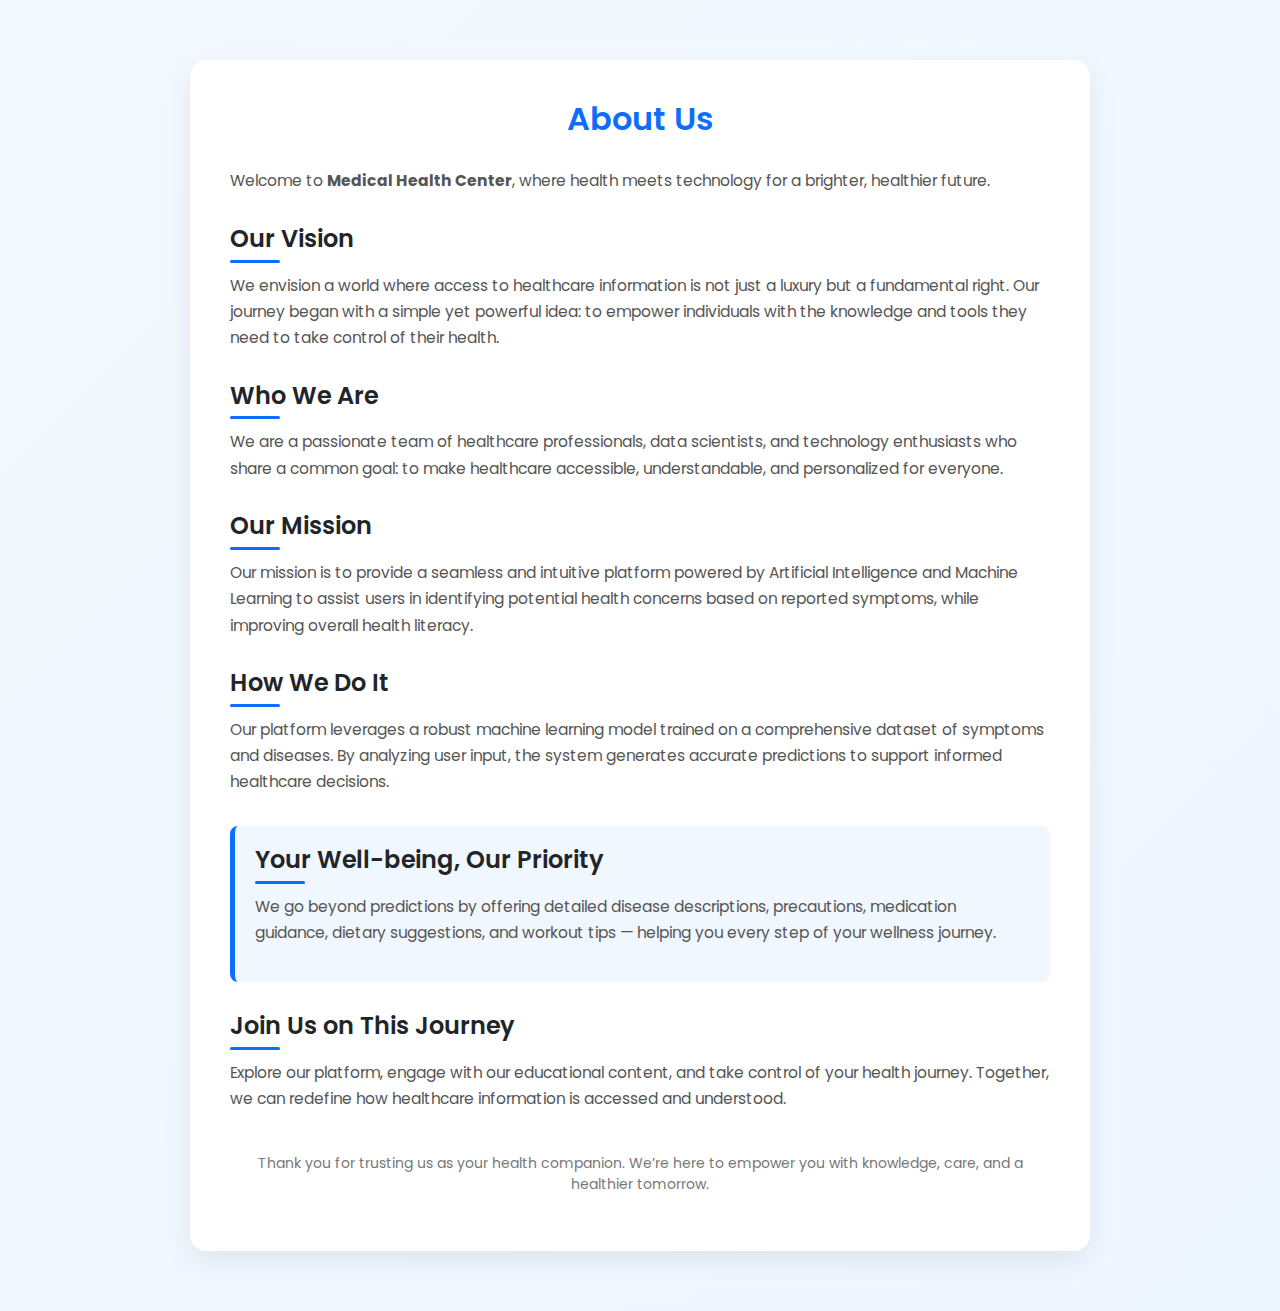
<file: templates/about.html>
<!doctype html>
<html lang="en">
<head>
  <meta charset="utf-8">
  <meta name="viewport" content="width=device-width, initial-scale=1">
  <title>About Us | Medical Health Center</title>

  <!-- Bootstrap -->
  <link href="https://cdn.jsdelivr.net/npm/bootstrap@5.3.1/dist/css/bootstrap.min.css" rel="stylesheet">

  <!-- Google Font -->
  <link href="https://fonts.googleapis.com/css2?family=Poppins:wght@300;400;500;600&display=swap" rel="stylesheet">

  <style>
    body {
      font-family: 'Poppins', sans-serif;
      background: linear-gradient(135deg, #f4f9ff, #eef6ff);
      color: #333;
    }

    .about-container {
      max-width: 900px;
      background: #ffffff;
      padding: 40px;
      margin: 60px auto;
      border-radius: 16px;
      box-shadow: 0 10px 30px rgba(0, 0, 0, 0.08);
    }

    .about-title {
      text-align: center;
      font-weight: 600;
      color: #0d6efd;
      margin-bottom: 30px;
    }

    .section {
      margin-bottom: 30px;
    }

    .section h4 {
      font-weight: 600;
      color: #212529;
      margin-bottom: 10px;
      position: relative;
    }

    .section h4::after {
      content: "";
      display: block;
      width: 50px;
      height: 3px;
      background-color: #0d6efd;
      margin-top: 6px;
      border-radius: 10px;
    }

    .section p {
      font-size: 15.5px;
      line-height: 1.7;
      color: #555;
      margin-top: 10px;
    }

    .highlight-box {
      background: #f1f7ff;
      padding: 20px;
      border-left: 5px solid #0d6efd;
      border-radius: 8px;
    }

    .footer-note {
      text-align: center;
      margin-top: 40px;
      font-size: 14px;
      color: #777;
    }
  </style>
</head>

<body>

  <div class="about-container">

    <h2 class="about-title">About Us</h2>

    <div class="section">
      <p>
        Welcome to <strong>Medical Health Center</strong>, where health meets technology for a brighter,
        healthier future.
      </p>
    </div>

    <div class="section">
      <h4>Our Vision</h4>
      <p>
        We envision a world where access to healthcare information is not just a luxury but a fundamental right.
        Our journey began with a simple yet powerful idea: to empower individuals with the knowledge and tools
        they need to take control of their health.
      </p>
    </div>

    <div class="section">
      <h4>Who We Are</h4>
      <p>
        We are a passionate team of healthcare professionals, data scientists, and technology enthusiasts who
        share a common goal: to make healthcare accessible, understandable, and personalized for everyone.
      </p>
    </div>

    <div class="section">
      <h4>Our Mission</h4>
      <p>
        Our mission is to provide a seamless and intuitive platform powered by Artificial Intelligence and
        Machine Learning to assist users in identifying potential health concerns based on reported symptoms,
        while improving overall health literacy.
      </p>
    </div>

    <div class="section">
      <h4>How We Do It</h4>
      <p>
        Our platform leverages a robust machine learning model trained on a comprehensive dataset of symptoms
        and diseases. By analyzing user input, the system generates accurate predictions to support informed
        healthcare decisions.
      </p>
    </div>

    <div class="section highlight-box">
      <h4>Your Well-being, Our Priority</h4>
      <p>
        We go beyond predictions by offering detailed disease descriptions, precautions, medication guidance,
        dietary suggestions, and workout tips — helping you every step of your wellness journey.
      </p>
    </div>

    <div class="section">
      <h4>Join Us on This Journey</h4>
      <p>
        Explore our platform, engage with our educational content, and take control of your health journey.
        Together, we can redefine how healthcare information is accessed and understood.
      </p>
    </div>

    <p class="footer-note">
      Thank you for trusting us as your health companion. We’re here to empower you with knowledge, care,
      and a healthier tomorrow.
    </p>

  </div>

</body>
</html>
</file>
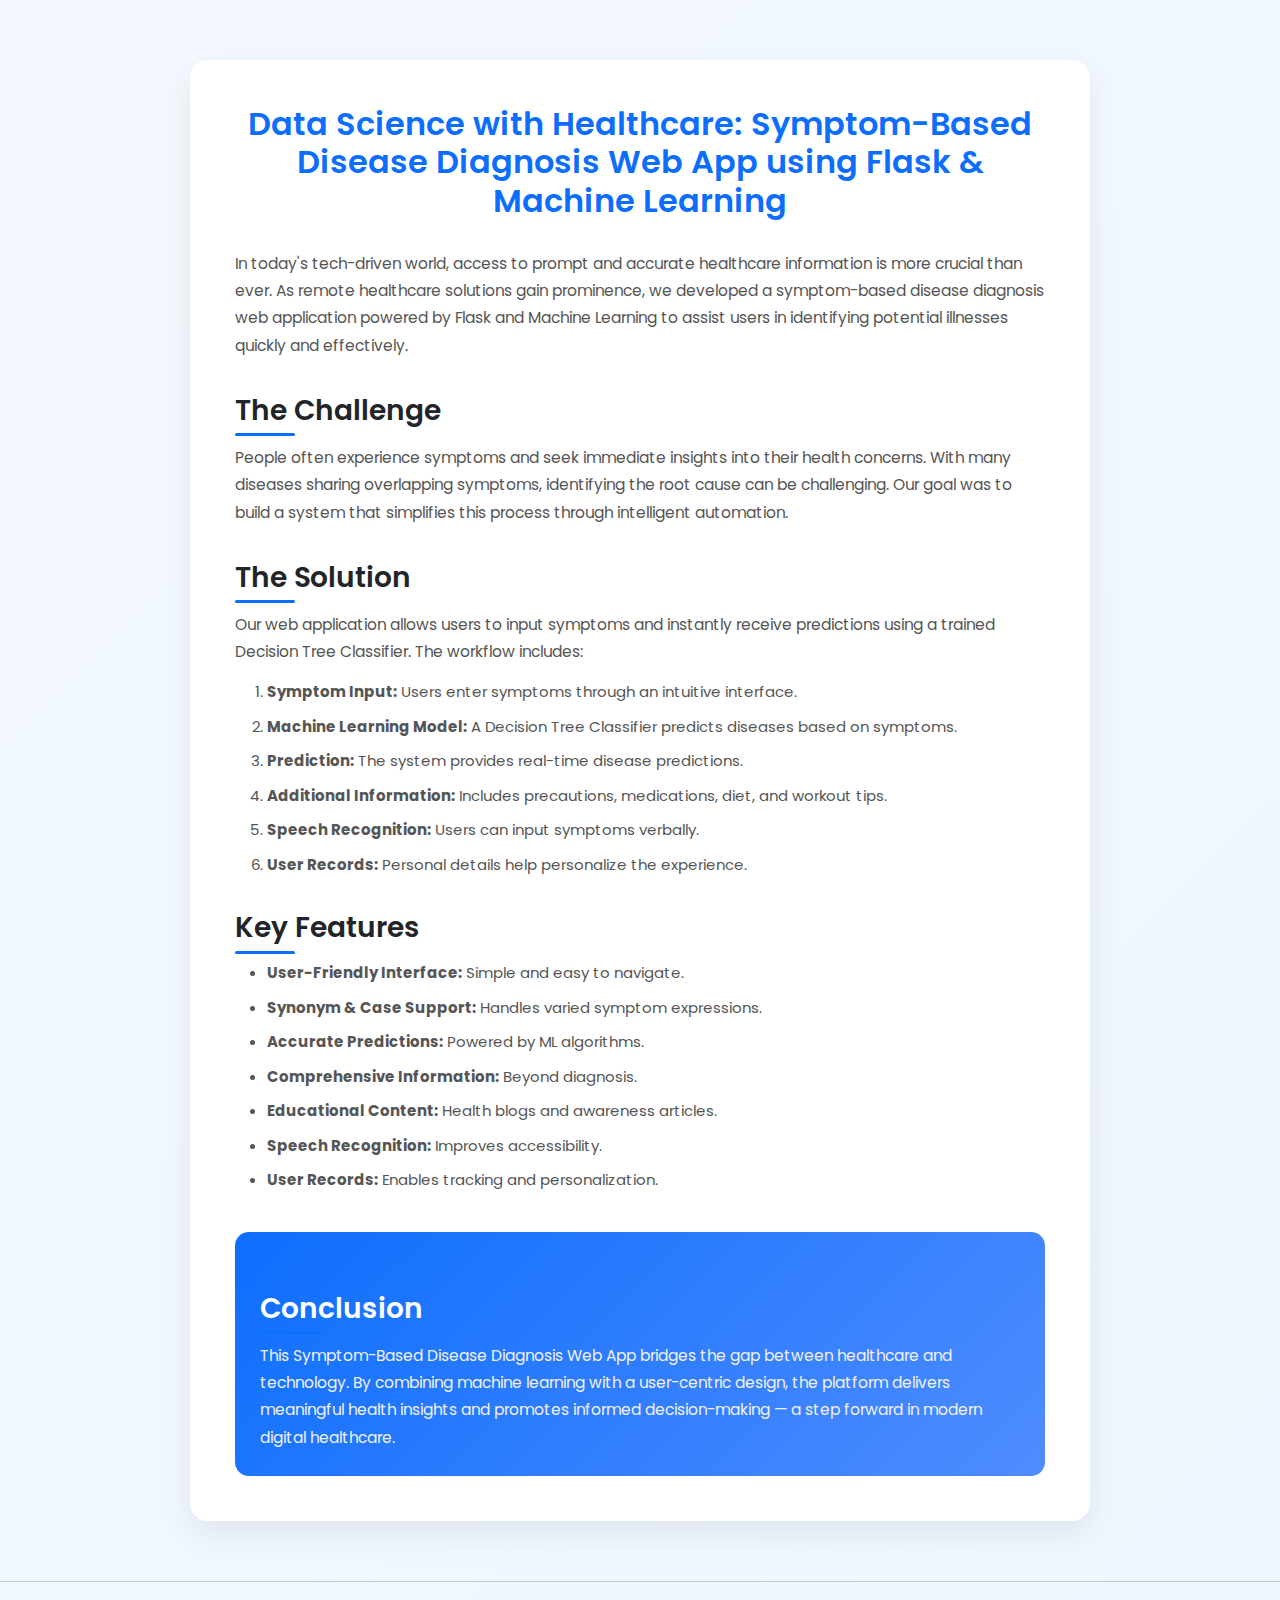
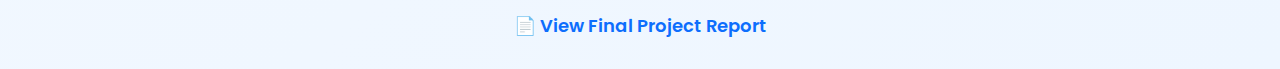
<file: templates/blog.html>
<!doctype html>
<html lang="en">
<head>
  <meta charset="utf-8">
  <meta name="viewport" content="width=device-width, initial-scale=1">
  <title>Healthcare AI Blog</title>

  <!-- Bootstrap -->
  <link href="https://cdn.jsdelivr.net/npm/bootstrap@5.3.1/dist/css/bootstrap.min.css" rel="stylesheet">

  <!-- Google Font -->
  <link href="https://fonts.googleapis.com/css2?family=Poppins:wght@300;400;500;600&display=swap" rel="stylesheet">

  <style>
    body {
      font-family: 'Poppins', sans-serif;
      background: linear-gradient(135deg, #f4f9ff, #eef6ff);
      color: #333;
    }

    .blog-container {
      max-width: 900px;
      background: #ffffff;
      padding: 45px;
      margin: 60px auto;
      border-radius: 18px;
      box-shadow: 0 12px 35px rgba(0, 0, 0, 0.08);
      animation: fadeUp 1s ease;
    }

    @keyframes fadeUp {
      from {
        opacity: 0;
        transform: translateY(30px);
      }
      to {
        opacity: 1;
        transform: translateY(0);
      }
    }

    .blog-title {
      text-align: center;
      font-weight: 600;
      color: #0d6efd;
      margin-bottom: 30px;
    }

    .blog-container p {
      font-size: 15.5px;
      line-height: 1.75;
      color: #555;
    }

    h3 {
      margin-top: 35px;
      font-weight: 600;
      color: #212529;
      position: relative;
      animation: slideIn 0.8s ease;
    }

    @keyframes slideIn {
      from {
        opacity: 0;
        transform: translateX(-20px);
      }
      to {
        opacity: 1;
        transform: translateX(0);
      }
    }

    h3::after {
      content: "";
      display: block;
      width: 60px;
      height: 3px;
      background-color: #0d6efd;
      margin-top: 6px;
      border-radius: 10px;
    }

    ol li, ul li {
      margin-bottom: 12px;
      font-size: 15px;
      color: #555;
    }

    .highlight-box {
      background: #f1f7ff;
      border-left: 5px solid #0d6efd;
      padding: 20px;
      border-radius: 10px;
      margin-top: 30px;
      animation: fadeUp 1.2s ease;
    }

    .conclusion {
      background: linear-gradient(135deg, #0d6efd, #4f8cff);
      color: #ffffff;
      padding: 25px;
      border-radius: 14px;
      margin-top: 40px;
      animation: fadeUp 1.4s ease;
    }

    .conclusion p {
      color: #f1f1f1;
      margin: 0;
    }

    @media (max-width: 768px) {
      .blog-container {
        padding: 25px;
      }
    }
  </style>
</head>

<body>

  <div class="blog-container">

    <h2 class="blog-title">
      Data Science with Healthcare:  
      Symptom-Based Disease Diagnosis Web App using Flask & Machine Learning
    </h2>

    <p>
      In today's tech-driven world, access to prompt and accurate healthcare information is more crucial than ever.
      As remote healthcare solutions gain prominence, we developed a symptom-based disease diagnosis web application
      powered by Flask and Machine Learning to assist users in identifying potential illnesses quickly and effectively.
    </p>

    <h3>The Challenge</h3>
    <p>
      People often experience symptoms and seek immediate insights into their health concerns. With many diseases
      sharing overlapping symptoms, identifying the root cause can be challenging. Our goal was to build a system
      that simplifies this process through intelligent automation.
    </p>

    <h3>The Solution</h3>
    <p>
      Our web application allows users to input symptoms and instantly receive predictions using a trained
      Decision Tree Classifier. The workflow includes:
    </p>

    <ol>
      <li><strong>Symptom Input:</strong> Users enter symptoms through an intuitive interface.</li>
      <li><strong>Machine Learning Model:</strong> A Decision Tree Classifier predicts diseases based on symptoms.</li>
      <li><strong>Prediction:</strong> The system provides real-time disease predictions.</li>
      <li><strong>Additional Information:</strong> Includes precautions, medications, diet, and workout tips.</li>
      <li><strong>Speech Recognition:</strong> Users can input symptoms verbally.</li>
      <li><strong>User Records:</strong> Personal details help personalize the experience.</li>
    </ol>

    <h3>Key Features</h3>
    <ul>
      <li><strong>User-Friendly Interface:</strong> Simple and easy to navigate.</li>
      <li><strong>Synonym & Case Support:</strong> Handles varied symptom expressions.</li>
      <li><strong>Accurate Predictions:</strong> Powered by ML algorithms.</li>
      <li><strong>Comprehensive Information:</strong> Beyond diagnosis.</li>
      <li><strong>Educational Content:</strong> Health blogs and awareness articles.</li>
      <li><strong>Speech Recognition:</strong> Improves accessibility.</li>
      <li><strong>User Records:</strong> Enables tracking and personalization.</li>
    </ul>

    <div class="conclusion">
      <h3 style="color: #fff;">Conclusion</h3>
      <p>
        This Symptom-Based Disease Diagnosis Web App bridges the gap between healthcare and technology.
        By combining machine learning with a user-centric design, the platform delivers meaningful health
        insights and promotes informed decision-making — a step forward in modern digital healthcare.
      </p>
    </div>

  </div>

</body>
<hr>

<div style="text-align: center; margin: 30px 0;">
    <a 
        href="https://drive.google.com/file/d/1lZUrCSz_EIAPxMM576vsTdoLVnWTCl6T/view?usp=sharing"
        target="_blank"
        style="
            font-size: 18px;
            font-weight: 600;
            color: #0d6efd;
            text-decoration: none;
        "
    >
        📄 View Final Project Report
    </a>
</div>
</html>
</file>
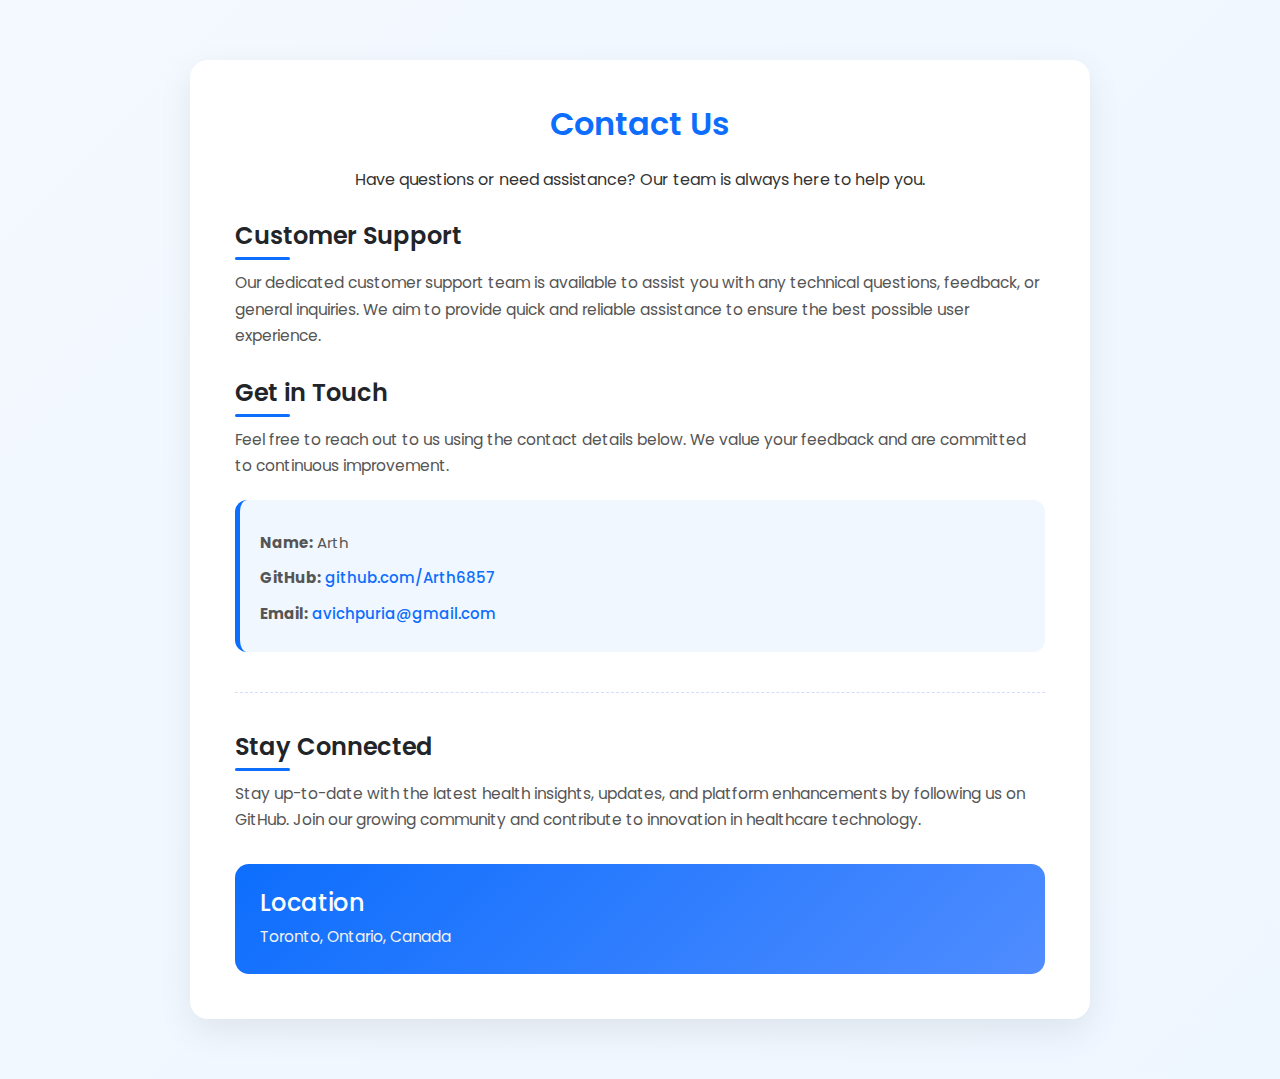
<file: templates/contact.html>
<!doctype html>
<html lang="en">
<head>
  <meta charset="utf-8">
  <meta name="viewport" content="width=device-width, initial-scale=1">
  <title>Contact Us | Medical Health Center</title>

  <!-- Bootstrap -->
  <link href="https://cdn.jsdelivr.net/npm/bootstrap@5.3.1/dist/css/bootstrap.min.css" rel="stylesheet">

  <!-- Google Font -->
  <link href="https://fonts.googleapis.com/css2?family=Poppins:wght@300;400;500;600&display=swap" rel="stylesheet">

  <style>
    body {
      font-family: 'Poppins', sans-serif;
      background: linear-gradient(135deg, #f4f9ff, #eef6ff);
      color: #333;
    }

    .contact-container {
      max-width: 900px;
      background: #ffffff;
      padding: 45px;
      margin: 60px auto;
      border-radius: 18px;
      box-shadow: 0 12px 35px rgba(0, 0, 0, 0.08);
      animation: fadeUp 1s ease;
    }

    @keyframes fadeUp {
      from {
        opacity: 0;
        transform: translateY(30px);
      }
      to {
        opacity: 1;
        transform: translateY(0);
      }
    }

    .contact-title {
      text-align: center;
      font-weight: 600;
      color: #0d6efd;
      margin-bottom: 25px;
    }

    .section {
      margin-top: 30px;
      animation: slideIn 0.9s ease;
    }

    @keyframes slideIn {
      from {
        opacity: 0;
        transform: translateX(-20px);
      }
      to {
        opacity: 1;
        transform: translateX(0);
      }
    }

    .section h4 {
      font-weight: 600;
      color: #212529;
      margin-bottom: 10px;
      position: relative;
    }

    .section h4::after {
      content: "";
      display: block;
      width: 55px;
      height: 3px;
      background-color: #0d6efd;
      margin-top: 6px;
      border-radius: 10px;
    }

    .section p {
      font-size: 15.5px;
      line-height: 1.7;
      color: #555;
      margin-top: 10px;
    }

    .contact-card {
      background: #f1f7ff;
      border-left: 5px solid #0d6efd;
      padding: 20px;
      border-radius: 12px;
      margin-top: 20px;
    }

    .contact-card p {
      margin-bottom: 6px;
      font-size: 15px;
    }

    .contact-card a {
      color: #0d6efd;
      text-decoration: none;
      font-weight: 500;
    }

    .contact-card a:hover {
      text-decoration: underline;
    }

    .divider {
      margin: 40px 0;
      border-top: 1px dashed #cfdfff;
    }

    .location-box {
      background: linear-gradient(135deg, #0d6efd, #4f8cff);
      color: #fff;
      padding: 25px;
      border-radius: 14px;
      margin-top: 30px;
      animation: fadeUp 1.2s ease;
    }

    .location-box p {
      color: #f1f1f1;
      margin: 0;
      font-size: 15.5px;
    }

    @media (max-width: 768px) {
      .contact-container {
        padding: 25px;
      }
    }
  </style>
</head>

<body>

  <div class="contact-container">

    <h2 class="contact-title">Contact Us</h2>

    <p class="text-center">
      Have questions or need assistance? Our team is always here to help you.
    </p>

    <div class="section">
      <h4>Customer Support</h4>
      <p>
        Our dedicated customer support team is available to assist you with any technical questions,
        feedback, or general inquiries. We aim to provide quick and reliable assistance to ensure the
        best possible user experience.
      </p>
    </div>

    <div class="section">
      <h4>Get in Touch</h4>
      <p>
        Feel free to reach out to us using the contact details below. We value your feedback and are
        committed to continuous improvement.
      </p>

      <div class="contact-card">
        <p><strong>Name:</strong> Arth</p>
        <p><strong>GitHub:</strong>
          <a href="https://github.com/Arth6857" target="_blank">
            github.com/Arth6857
          </a>
        </p>
       <p>
  <strong>Email:</strong>
  <a href="mailto:avichpuria@gmail.com">avichpuria@gmail.com</a>
</p>
      </div>
    </div>

    <div class="divider"></div>

    <div class="section">
      <h4>Stay Connected</h4>
      <p>
        Stay up-to-date with the latest health insights, updates, and platform enhancements by
        following us on GitHub. Join our growing community and contribute to innovation in healthcare
        technology.
      </p>
    </div>

    <div class="location-box">
      <h4 style="color: #fff;">Location</h4>
      <p>Toronto, Ontario, Canada</p>
    </div>

  </div>

</body>
</html>
</file>
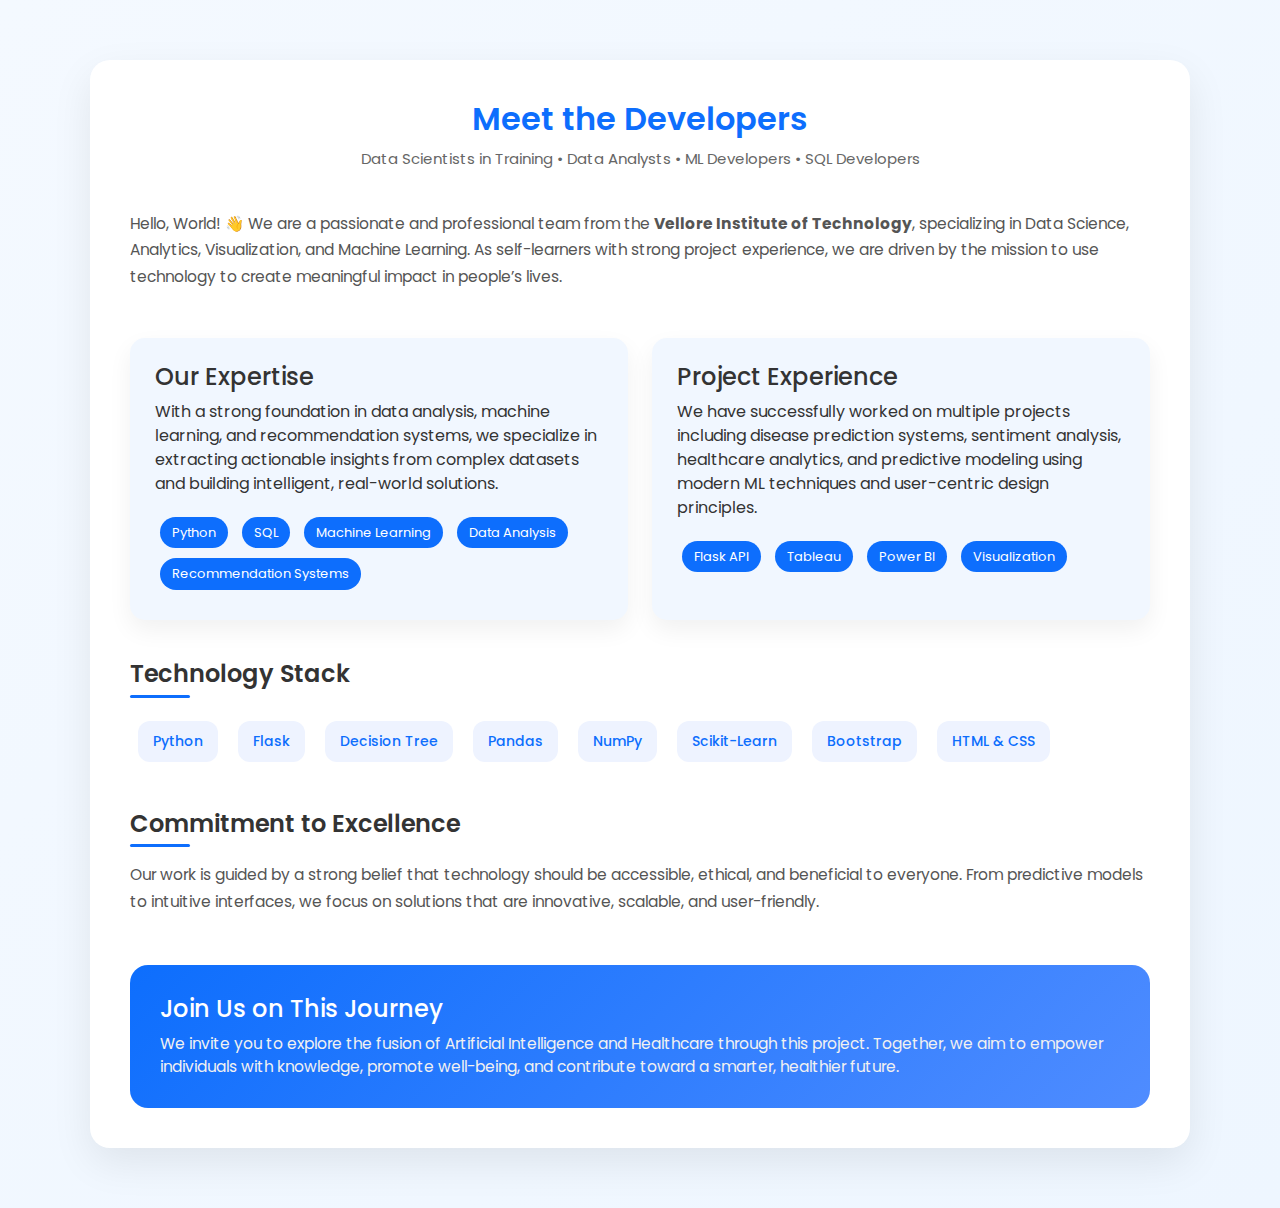
<file: templates/developer.html>
<!doctype html>
<html lang="en">
<head>
  <meta charset="utf-8">
  <meta name="viewport" content="width=device-width, initial-scale=1">
  <title>Meet the Developers | Medical AI Project</title>

  <!-- Bootstrap -->
  <link href="https://cdn.jsdelivr.net/npm/bootstrap@5.3.1/dist/css/bootstrap.min.css" rel="stylesheet">

  <!-- Google Font -->
  <link href="https://fonts.googleapis.com/css2?family=Poppins:wght@300;400;500;600&display=swap" rel="stylesheet">

  <style>
    body {
      font-family: 'Poppins', sans-serif;
      background: linear-gradient(135deg, #f4f9ff, #eef6ff);
      color: #333;
    }

    .team-container {
      max-width: 1100px;
      margin: 60px auto;
      padding: 40px;
      background: #fff;
      border-radius: 20px;
      box-shadow: 0 15px 40px rgba(0,0,0,0.08);
      animation: fadeUp 1s ease;
    }

    @keyframes fadeUp {
      from { opacity: 0; transform: translateY(30px); }
      to { opacity: 1; transform: translateY(0); }
    }

    .page-title {
      text-align: center;
      color: #0d6efd;
      font-weight: 600;
      margin-bottom: 10px;
    }

    .subtitle {
      text-align: center;
      font-size: 15px;
      color: #666;
      margin-bottom: 40px;
    }

    .section {
      margin-top: 40px;
      animation: slideIn 0.8s ease;
    }

    @keyframes slideIn {
      from { opacity: 0; transform: translateX(-20px); }
      to { opacity: 1; transform: translateX(0); }
    }

    .section h4 {
      font-weight: 600;
      margin-bottom: 15px;
      position: relative;
    }

    .section h4::after {
      content: "";
      display: block;
      width: 60px;
      height: 3px;
      background: #0d6efd;
      margin-top: 6px;
      border-radius: 10px;
    }

    .section p {
      font-size: 15.5px;
      line-height: 1.7;
      color: #555;
    }

    .card-box {
      background: #f1f7ff;
      border-radius: 15px;
      padding: 25px;
      height: 100%;
      box-shadow: 0 10px 25px rgba(0,0,0,0.06);
      transition: transform 0.3s ease;
    }

    .card-box:hover {
      transform: translateY(-6px);
    }

    .skill-badge {
      background: #0d6efd;
      color: #fff;
      padding: 6px 12px;
      border-radius: 20px;
      font-size: 13px;
      margin: 5px;
      display: inline-block;
    }

    .tech-stack span {
      background: #eef3ff;
      padding: 10px 15px;
      border-radius: 12px;
      margin: 8px;
      display: inline-block;
      font-size: 14px;
      font-weight: 500;
      color: #0d6efd;
    }

    .vision-box {
      background: linear-gradient(135deg, #0d6efd, #4f8cff);
      color: #fff;
      padding: 30px;
      border-radius: 18px;
      margin-top: 50px;
    }

    .vision-box p {
      color: #f1f1f1;
      margin: 0;
      font-size: 15.5px;
    }

    @media (max-width: 768px) {
      .team-container {
        padding: 25px;
      }
    }
  </style>
</head>

<body>

  <div class="team-container">

    <h2 class="page-title">Meet the Developers</h2>
    <p class="subtitle">
      Data Scientists in Training • Data Analysts • ML Developers • SQL Developers
    </p>

    <!-- INTRO -->
    <div class="section">
      <p>
        Hello, World! 👋  
        We are a passionate and professional team from the <strong>Vellore Institute of Technology</strong>,
        specializing in Data Science, Analytics, Visualization, and Machine Learning.
        As self-learners with strong project experience, we are driven by the mission to use
        technology to create meaningful impact in people’s lives.
      </p>
    </div>

    <!-- CARDS -->
    <div class="row mt-4 g-4">
      <div class="col-md-6">
        <div class="card-box">
          <h4>Our Expertise</h4>
          <p>
            With a strong foundation in data analysis, machine learning, and recommendation systems,
            we specialize in extracting actionable insights from complex datasets and building
            intelligent, real-world solutions.
          </p>

          <div>
            <span class="skill-badge">Python</span>
            <span class="skill-badge">SQL</span>
            <span class="skill-badge">Machine Learning</span>
            <span class="skill-badge">Data Analysis</span>
            <span class="skill-badge">Recommendation Systems</span>
          </div>
        </div>
      </div>

      <div class="col-md-6">
        <div class="card-box">
          <h4>Project Experience</h4>
          <p>
            We have successfully worked on multiple projects including disease prediction systems,
            sentiment analysis, healthcare analytics, and predictive modeling using modern ML
            techniques and user-centric design principles.
          </p>

          <div>
            <span class="skill-badge">Flask API</span>
            <span class="skill-badge">Tableau</span>
            <span class="skill-badge">Power BI</span>
            <span class="skill-badge">Visualization</span>
          </div>
        </div>
      </div>
    </div>

    <!-- TECH STACK -->
    <div class="section">
      <h4>Technology Stack</h4>
      <div class="tech-stack">
        <span>Python</span>
        <span>Flask</span>
        <span>Decision Tree</span>
        <span>Pandas</span>
        <span>NumPy</span>
        <span>Scikit-Learn</span>
        <span>Bootstrap</span>
        <span>HTML & CSS</span>
      </div>
    </div>

    <!-- COMMITMENT -->
    <div class="section">
      <h4>Commitment to Excellence</h4>
      <p>
        Our work is guided by a strong belief that technology should be accessible, ethical, and
        beneficial to everyone. From predictive models to intuitive interfaces, we focus on
        solutions that are innovative, scalable, and user-friendly.
      </p>
    </div>

    <!-- VISION -->
    <div class="vision-box">
      <h4 style="color:#fff;">Join Us on This Journey</h4>
      <p>
        We invite you to explore the fusion of Artificial Intelligence and Healthcare through this
        project. Together, we aim to empower individuals with knowledge, promote well-being, and
        contribute toward a smarter, healthier future.
      </p>
    </div>

  </div>

</body>
</html>
</file>
